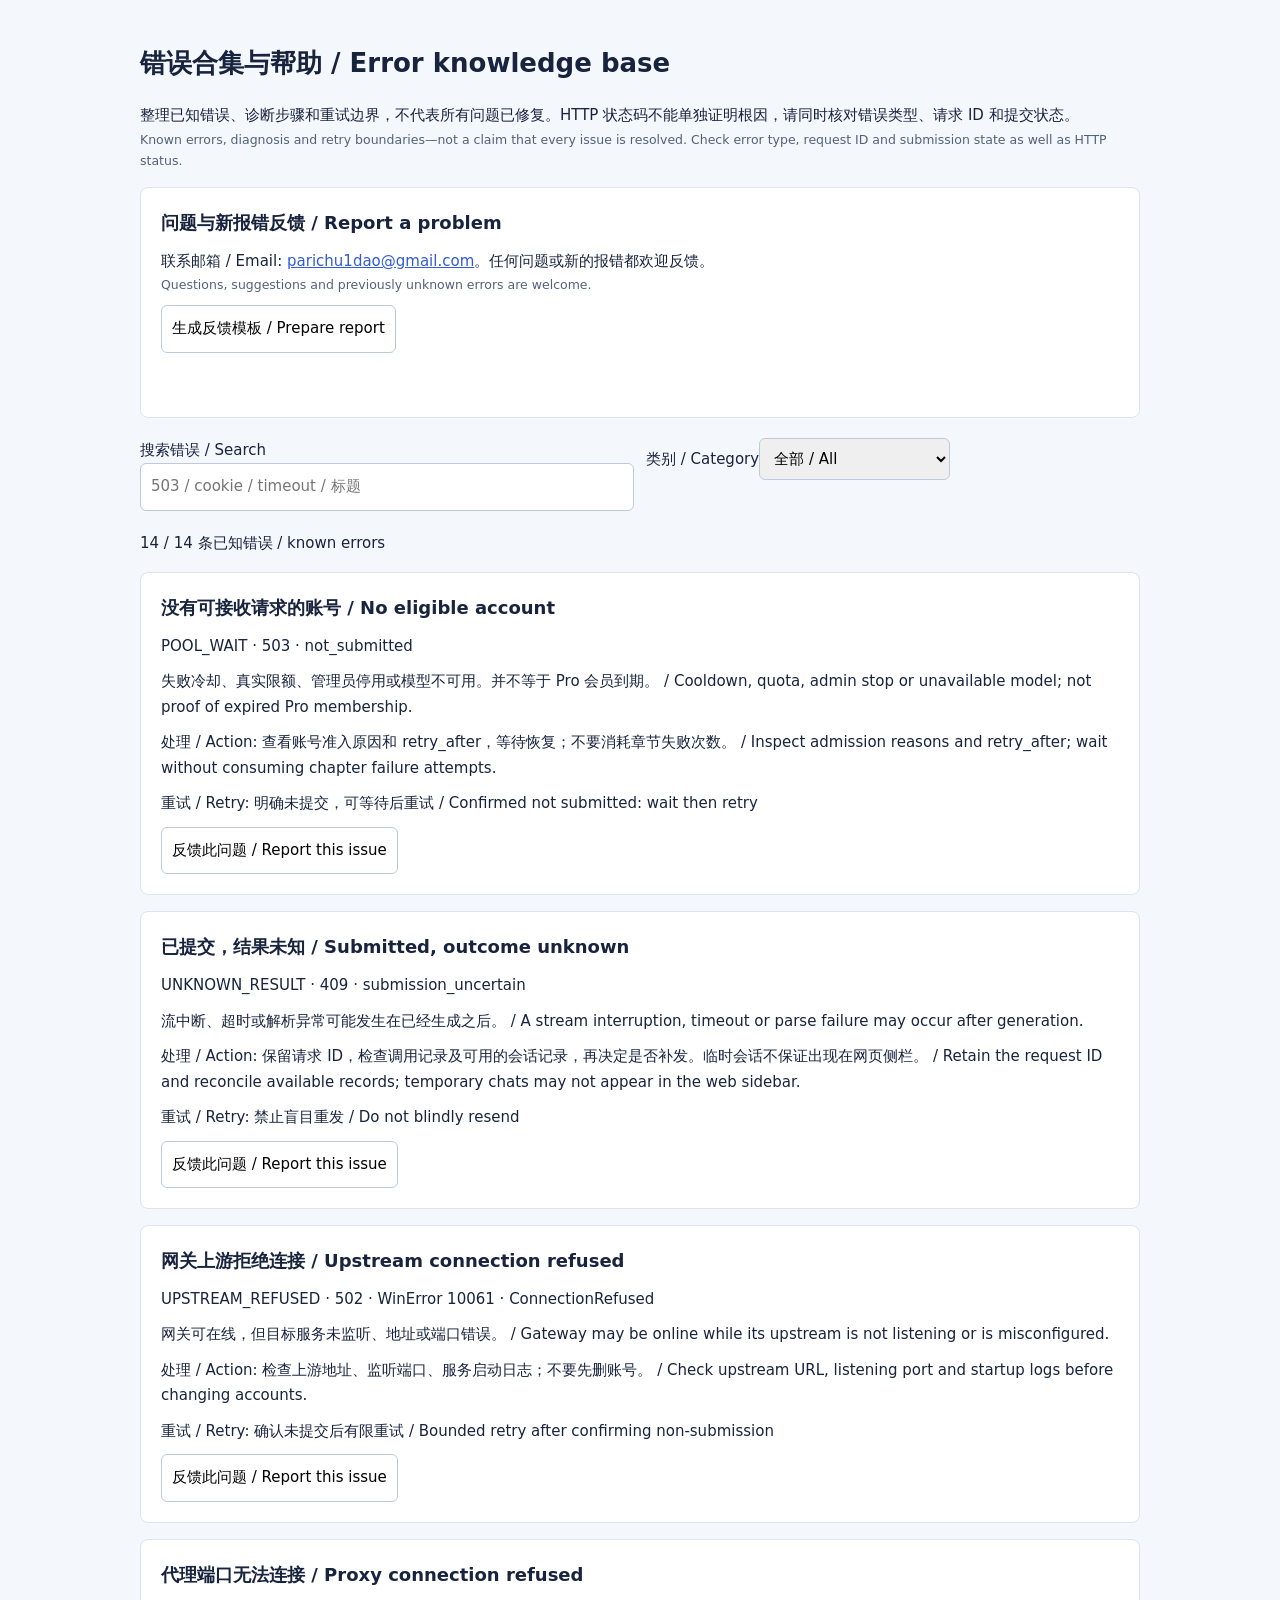
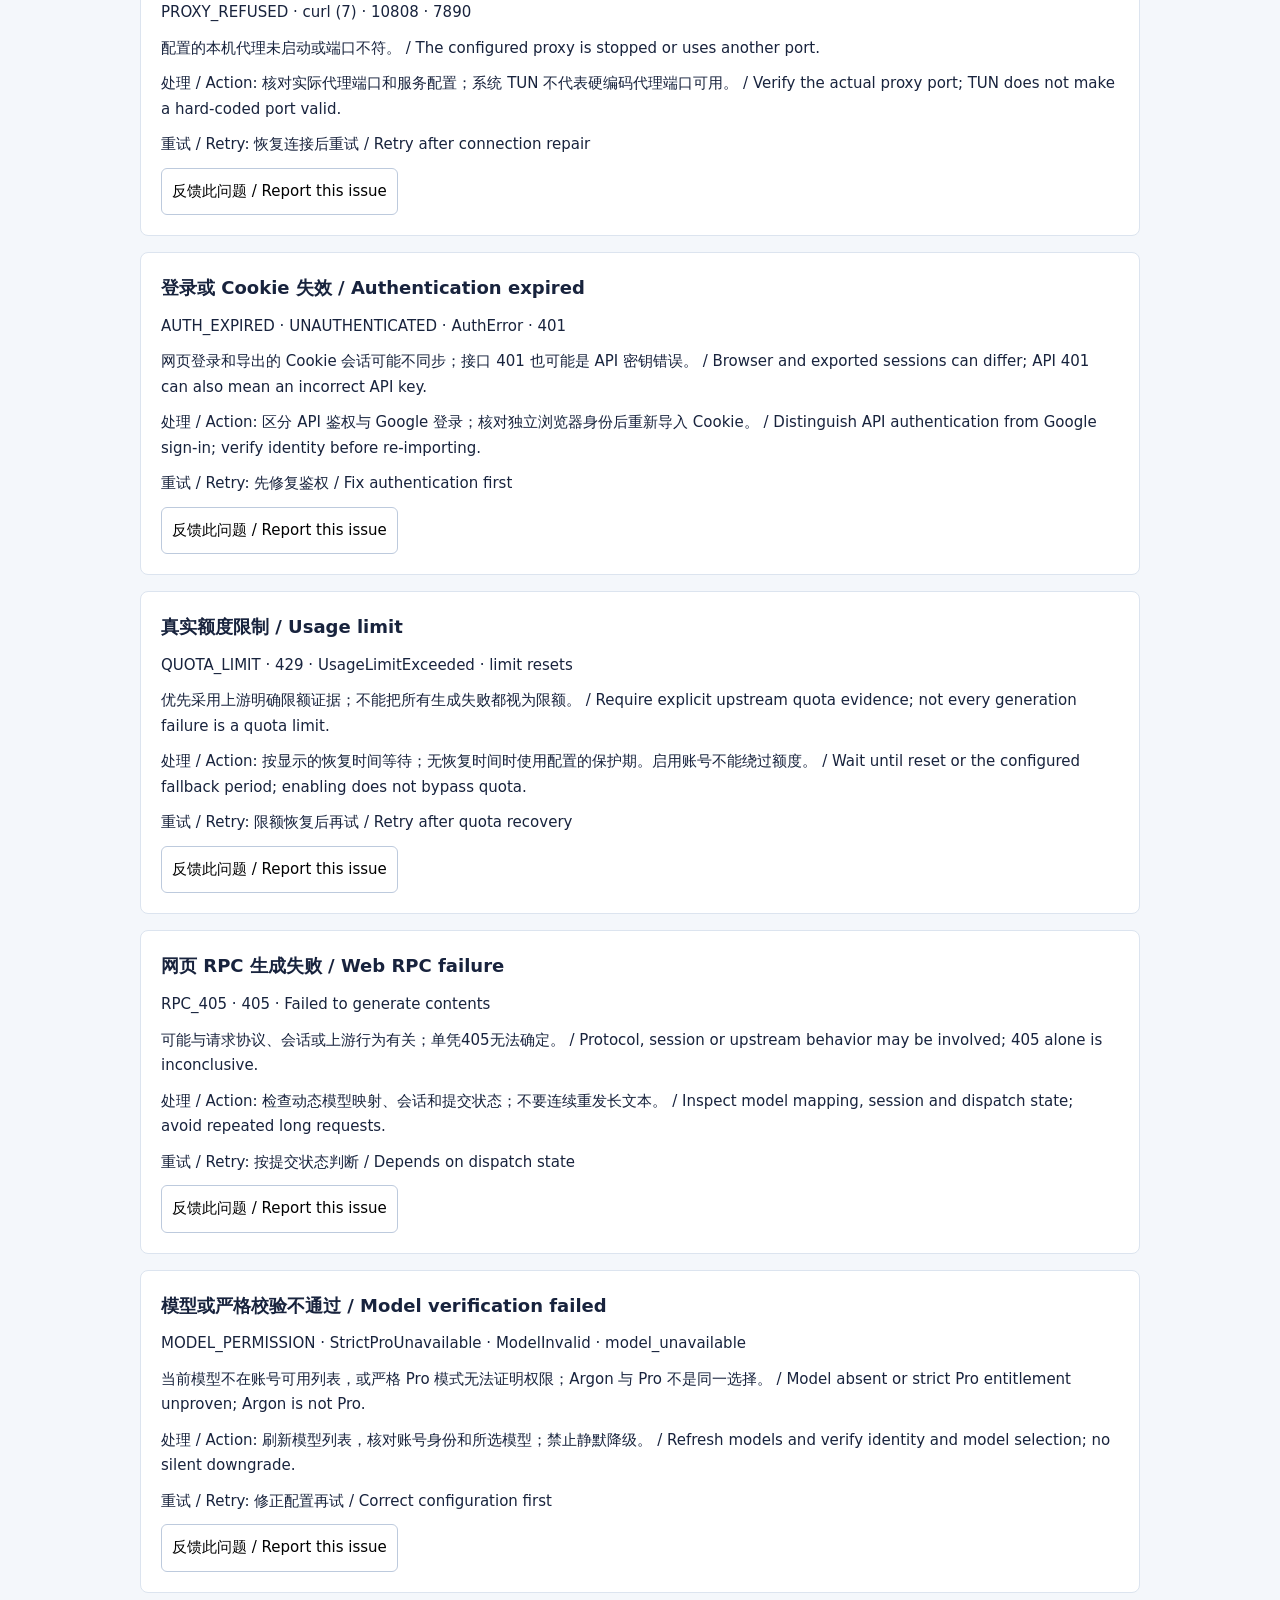
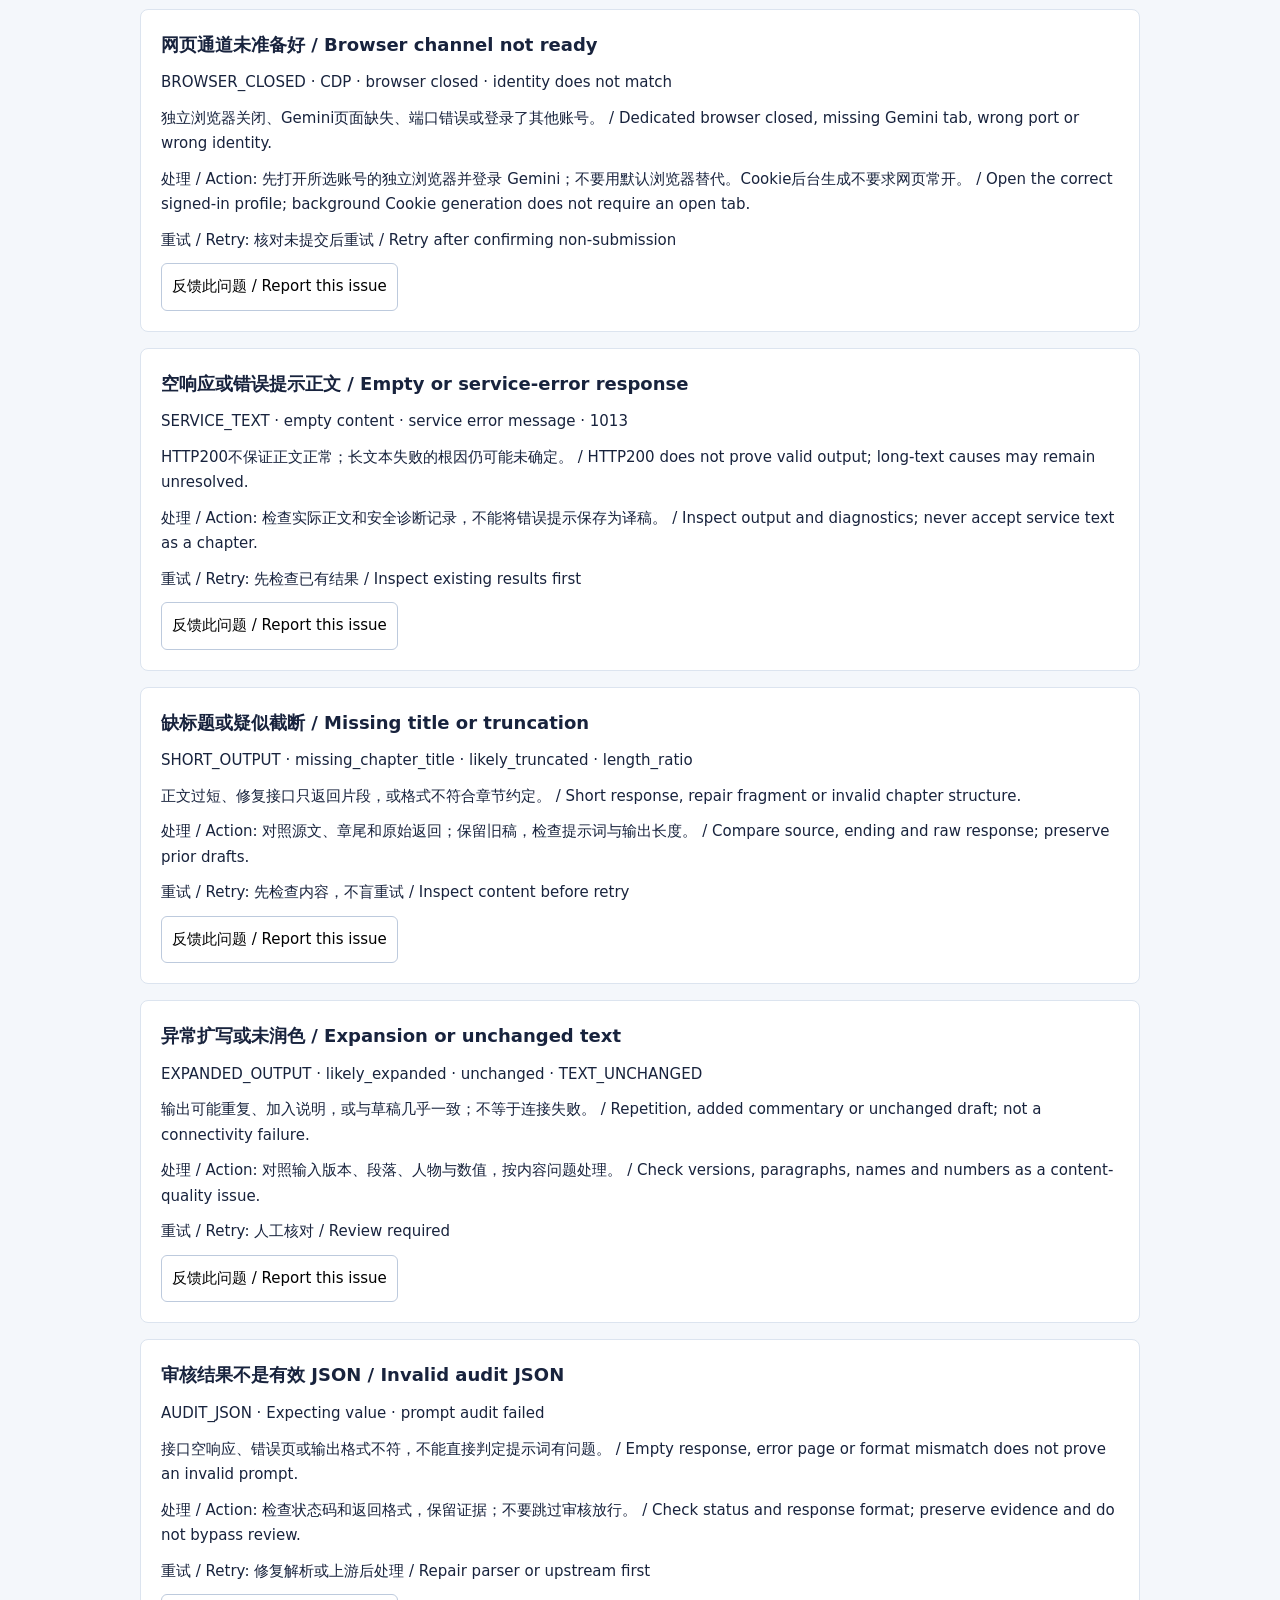
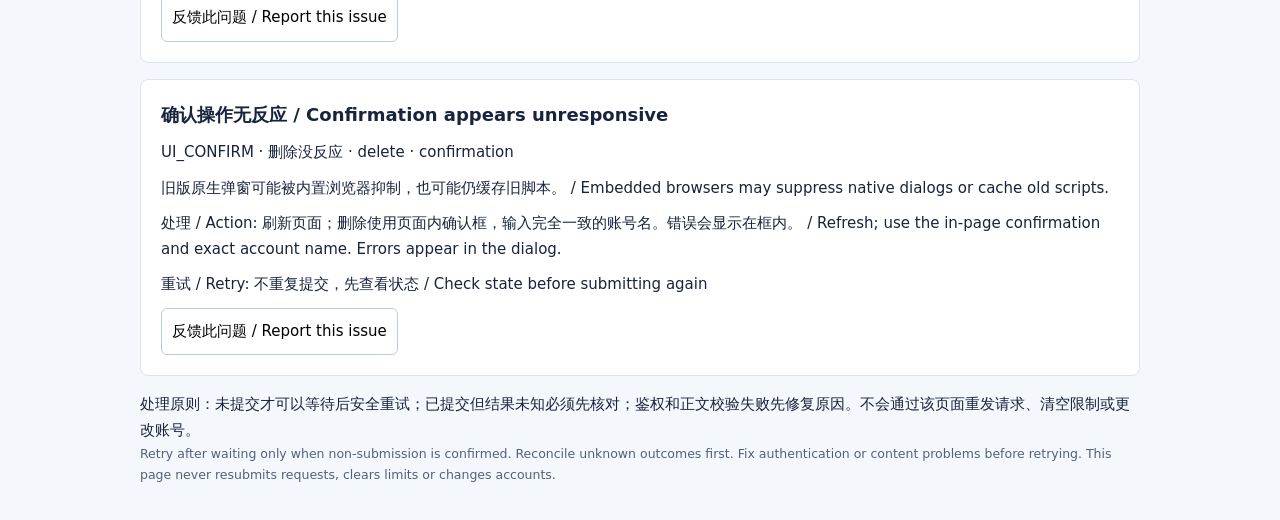
<file: web/help.html>
<!doctype html><html lang="zh-CN"><meta charset="utf-8"><meta name="viewport" content="width=device-width,initial-scale=1"><title>错误与帮助 / Errors & Help</title>
<style>body{margin:0;padding:24px;font:15px/1.7 system-ui,sans-serif;color:#18233d;background:#f4f7fb}main{max-width:1000px;margin:auto}h1{font-size:26px}h2{font-size:18px;margin:0 0 10px}a{color:#315bd7}input,button,select{font:inherit;padding:10px;border:1px solid #bdcadd;border-radius:6px;max-width:100%;box-sizing:border-box}input{width:100%}.tools{display:flex;gap:12px;flex-wrap:wrap;margin:20px 0}.tools label{flex:1;min-width:180px}article,.contact{padding:20px;margin:16px 0;background:white;border:1px solid #dce4ef;border-radius:8px}small{display:block;color:#52617a}summary{cursor:pointer;font-weight:600}p{margin:10px 0}code{overflow-wrap:anywhere}.tag{color:#52617a}button{cursor:pointer;background:#fff}#count,#feedbackStatus{min-height:24px}textarea{width:100%;min-height:190px;box-sizing:border-box;font:14px/1.6 monospace;padding:12px}a:focus-visible,button:focus-visible,input:focus-visible,select:focus-visible{outline:3px solid #315bd7;outline-offset:2px}[hidden]{display:none!important}</style>
<main><h1>错误合集与帮助 / Error knowledge base</h1>
<p>整理已知错误、诊断步骤和重试边界，不代表所有问题已修复。HTTP 状态码不能单独证明根因，请同时核对错误类型、请求 ID 和提交状态。<small>Known errors, diagnosis and retry boundaries—not a claim that every issue is resolved. Check error type, request ID and submission state as well as HTTP status.</small></p>
<div class="contact"><h2>问题与新报错反馈 / Report a problem</h2><p>联系邮箱 / Email: <a href="mailto:parichu1dao@gmail.com">parichu1dao@gmail.com</a>。任何问题或新的报错都欢迎反馈。<small>Questions, suggestions and previously unknown errors are welcome.</small></p><button id="feedback">生成反馈模板 / Prepare report</button><p id="feedbackStatus" role="status"></p><div id="report" hidden><label for="template">仅手动填写脱敏信息 / Add sanitized details only</label><textarea id="template" readonly></textarea><p><a id="mail">打开邮件客户端 / Open email app</a></p><p>不会自动发送邮件或上传日志。请勿发送 Cookie、密码、API 密钥、完整账号邮箱、浏览器档案或章节正文；发出前检查内容。没有邮件客户端时，可复制模板后使用网页邮箱。</p><small>No automatic sending or log uploads. Never include cookies, passwords, API keys, full account email addresses, browser profiles or chapter text. Review before sending. Copy the template into webmail if no mail application is configured.</small></div></div>
<div class="tools"><label>搜索错误 / Search<input id="search" type="search" placeholder="503 / cookie / timeout / 标题"></label><label>类别 / Category<select id="category"><option value="">全部 / All</option><option value="connection">连接 / Connection</option><option value="account">账号 / Account</option><option value="generation">生成 / Generation</option><option value="validation">内容校验 / Validation</option><option value="ui">界面 / UI</option></select></label></div><p id="count" role="status"></p><div id="errors"></div>
<p>处理原则：未提交才可以等待后安全重试；已提交但结果未知必须先核对；鉴权和正文校验失败先修复原因。不会通过该页面重发请求、清空限制或更改账号。<small>Retry after waiting only when non-submission is confirmed. Reconcile unknown outcomes first. Fix authentication or content problems before retrying. This page never resubmits requests, clears limits or changes accounts.</small></p></main>
<script>
const entries=[
['POOL_WAIT','account','503 · not_submitted','没有可接收请求的账号 / No eligible account','失败冷却、真实限额、管理员停用或模型不可用。并不等于 Pro 会员到期。 / Cooldown, quota, admin stop or unavailable model; not proof of expired Pro membership.','查看账号准入原因和 retry_after，等待恢复；不要消耗章节失败次数。 / Inspect admission reasons and retry_after; wait without consuming chapter failure attempts.','明确未提交，可等待后重试 / Confirmed not submitted: wait then retry'],
['UNKNOWN_RESULT','generation','409 · submission_uncertain','已提交，结果未知 / Submitted, outcome unknown','流中断、超时或解析异常可能发生在已经生成之后。 / A stream interruption, timeout or parse failure may occur after generation.','保留请求 ID，检查调用记录及可用的会话记录，再决定是否补发。临时会话不保证出现在网页侧栏。 / Retain the request ID and reconcile available records; temporary chats may not appear in the web sidebar.','禁止盲目重发 / Do not blindly resend'],
['UPSTREAM_REFUSED','connection','502 · WinError 10061 · ConnectionRefused','网关上游拒绝连接 / Upstream connection refused','网关可在线，但目标服务未监听、地址或端口错误。 / Gateway may be online while its upstream is not listening or is misconfigured.','检查上游地址、监听端口、服务启动日志；不要先删账号。 / Check upstream URL, listening port and startup logs before changing accounts.','确认未提交后有限重试 / Bounded retry after confirming non-submission'],
['PROXY_REFUSED','connection','curl (7) · 10808 · 7890','代理端口无法连接 / Proxy connection refused','配置的本机代理未启动或端口不符。 / The configured proxy is stopped or uses another port.','核对实际代理端口和服务配置；系统 TUN 不代表硬编码代理端口可用。 / Verify the actual proxy port; TUN does not make a hard-coded port valid.','恢复连接后重试 / Retry after connection repair'],
['AUTH_EXPIRED','account','UNAUTHENTICATED · AuthError · 401','登录或 Cookie 失效 / Authentication expired','网页登录和导出的 Cookie 会话可能不同步；接口 401 也可能是 API 密钥错误。 / Browser and exported sessions can differ; API 401 can also mean an incorrect API key.','区分 API 鉴权与 Google 登录；核对独立浏览器身份后重新导入 Cookie。 / Distinguish API authentication from Google sign-in; verify identity before re-importing.','先修复鉴权 / Fix authentication first'],
['QUOTA_LIMIT','account','429 · UsageLimitExceeded · limit resets','真实额度限制 / Usage limit','优先采用上游明确限额证据；不能把所有生成失败都视为限额。 / Require explicit upstream quota evidence; not every generation failure is a quota limit.','按显示的恢复时间等待；无恢复时间时使用配置的保护期。启用账号不能绕过额度。 / Wait until reset or the configured fallback period; enabling does not bypass quota.','限额恢复后再试 / Retry after quota recovery'],
['RPC_405','generation','405 · Failed to generate contents','网页 RPC 生成失败 / Web RPC failure','可能与请求协议、会话或上游行为有关；单凭405无法确定。 / Protocol, session or upstream behavior may be involved; 405 alone is inconclusive.','检查动态模型映射、会话和提交状态；不要连续重发长文本。 / Inspect model mapping, session and dispatch state; avoid repeated long requests.','按提交状态判断 / Depends on dispatch state'],
['MODEL_PERMISSION','account','StrictProUnavailable · ModelInvalid · model_unavailable','模型或严格校验不通过 / Model verification failed','当前模型不在账号可用列表，或严格 Pro 模式无法证明权限；Argon 与 Pro 不是同一选择。 / Model absent or strict Pro entitlement unproven; Argon is not Pro.','刷新模型列表，核对账号身份和所选模型；禁止静默降级。 / Refresh models and verify identity and model selection; no silent downgrade.','修正配置再试 / Correct configuration first'],
['BROWSER_CLOSED','connection','CDP · browser closed · identity does not match','网页通道未准备好 / Browser channel not ready','独立浏览器关闭、Gemini页面缺失、端口错误或登录了其他账号。 / Dedicated browser closed, missing Gemini tab, wrong port or wrong identity.','先打开所选账号的独立浏览器并登录 Gemini；不要用默认浏览器替代。Cookie后台生成不要求网页常开。 / Open the correct signed-in profile; background Cookie generation does not require an open tab.','核对未提交后重试 / Retry after confirming non-submission'],
['SERVICE_TEXT','generation','empty content · service error message · 1013','空响应或错误提示正文 / Empty or service-error response','HTTP200不保证正文正常；长文本失败的根因仍可能未确定。 / HTTP200 does not prove valid output; long-text causes may remain unresolved.','检查实际正文和安全诊断记录，不能将错误提示保存为译稿。 / Inspect output and diagnostics; never accept service text as a chapter.','先检查已有结果 / Inspect existing results first'],
['SHORT_OUTPUT','validation','missing_chapter_title · likely_truncated · length_ratio','缺标题或疑似截断 / Missing title or truncation','正文过短、修复接口只返回片段，或格式不符合章节约定。 / Short response, repair fragment or invalid chapter structure.','对照源文、章尾和原始返回；保留旧稿，检查提示词与输出长度。 / Compare source, ending and raw response; preserve prior drafts.','先检查内容，不盲重试 / Inspect content before retry'],
['EXPANDED_OUTPUT','validation','likely_expanded · unchanged · TEXT_UNCHANGED','异常扩写或未润色 / Expansion or unchanged text','输出可能重复、加入说明，或与草稿几乎一致；不等于连接失败。 / Repetition, added commentary or unchanged draft; not a connectivity failure.','对照输入版本、段落、人物与数值，按内容问题处理。 / Check versions, paragraphs, names and numbers as a content-quality issue.','人工核对 / Review required'],
['AUDIT_JSON','validation','Expecting value · prompt audit failed','审核结果不是有效 JSON / Invalid audit JSON','接口空响应、错误页或输出格式不符，不能直接判定提示词有问题。 / Empty response, error page or format mismatch does not prove an invalid prompt.','检查状态码和返回格式，保留证据；不要跳过审核放行。 / Check status and response format; preserve evidence and do not bypass review.','修复解析或上游后处理 / Repair parser or upstream first'],
['UI_CONFIRM','ui','删除没反应 · delete · confirmation','确认操作无反应 / Confirmation appears unresponsive','旧版原生弹窗可能被内置浏览器抑制，也可能仍缓存旧脚本。 / Embedded browsers may suppress native dialogs or cache old scripts.','刷新页面；删除使用页面内确认框，输入完全一致的账号名。错误会显示在框内。 / Refresh; use the in-page confirmation and exact account name. Errors appear in the dialog.','不重复提交，先查看状态 / Check state before submitting again']
];
const $=id=>document.getElementById(id);
function render(){const q=$('search').value.trim().toLowerCase(),cat=$('category').value;const selected=entries.filter(e=>(!cat||cat===e[1])&&e.join(' ').toLowerCase().includes(q));$('count').textContent=selected.length+' / '+entries.length+' 条已知错误 / known errors';$('errors').replaceChildren(...selected.map(e=>{const a=document.createElement('article');const h=document.createElement('h2');h.textContent=e[3];a.append(h);for(const text of [e[0]+' · '+e[2],e[4],'处理 / Action: '+e[5],'重试 / Retry: '+e[6]]){const p=document.createElement('p');p.textContent=text;a.append(p)}const b=document.createElement('button');b.textContent='反馈此问题 / Report this issue';b.onclick=()=>report(e[0]);a.append(b);return a}));}
function report(code='UNKNOWN'){const body='Gemini WebAPI Console feedback\nError category: '+code+'\nTime + timezone: \nVersion: \nTransport / model: \nRequest ID (optional): \nSanitized error: \nSteps to reproduce: \nExpected / actual result: \n\nDo not include cookies, credentials, account emails or chapter text.\n';$('template').value=body;$('mail').href='mailto:parichu1dao@gmail.com?subject='+encodeURIComponent('[Gemini Console] '+code)+'&body='+encodeURIComponent(body);$('report').hidden=false;$('feedbackStatus').textContent='模板已生成；尚未发送 / Template prepared; nothing sent';$('report').scrollIntoView({block:'nearest'});}
$('search').oninput=render;$('category').onchange=render;$('feedback').onclick=()=>report();render();
</script></html>
</file>
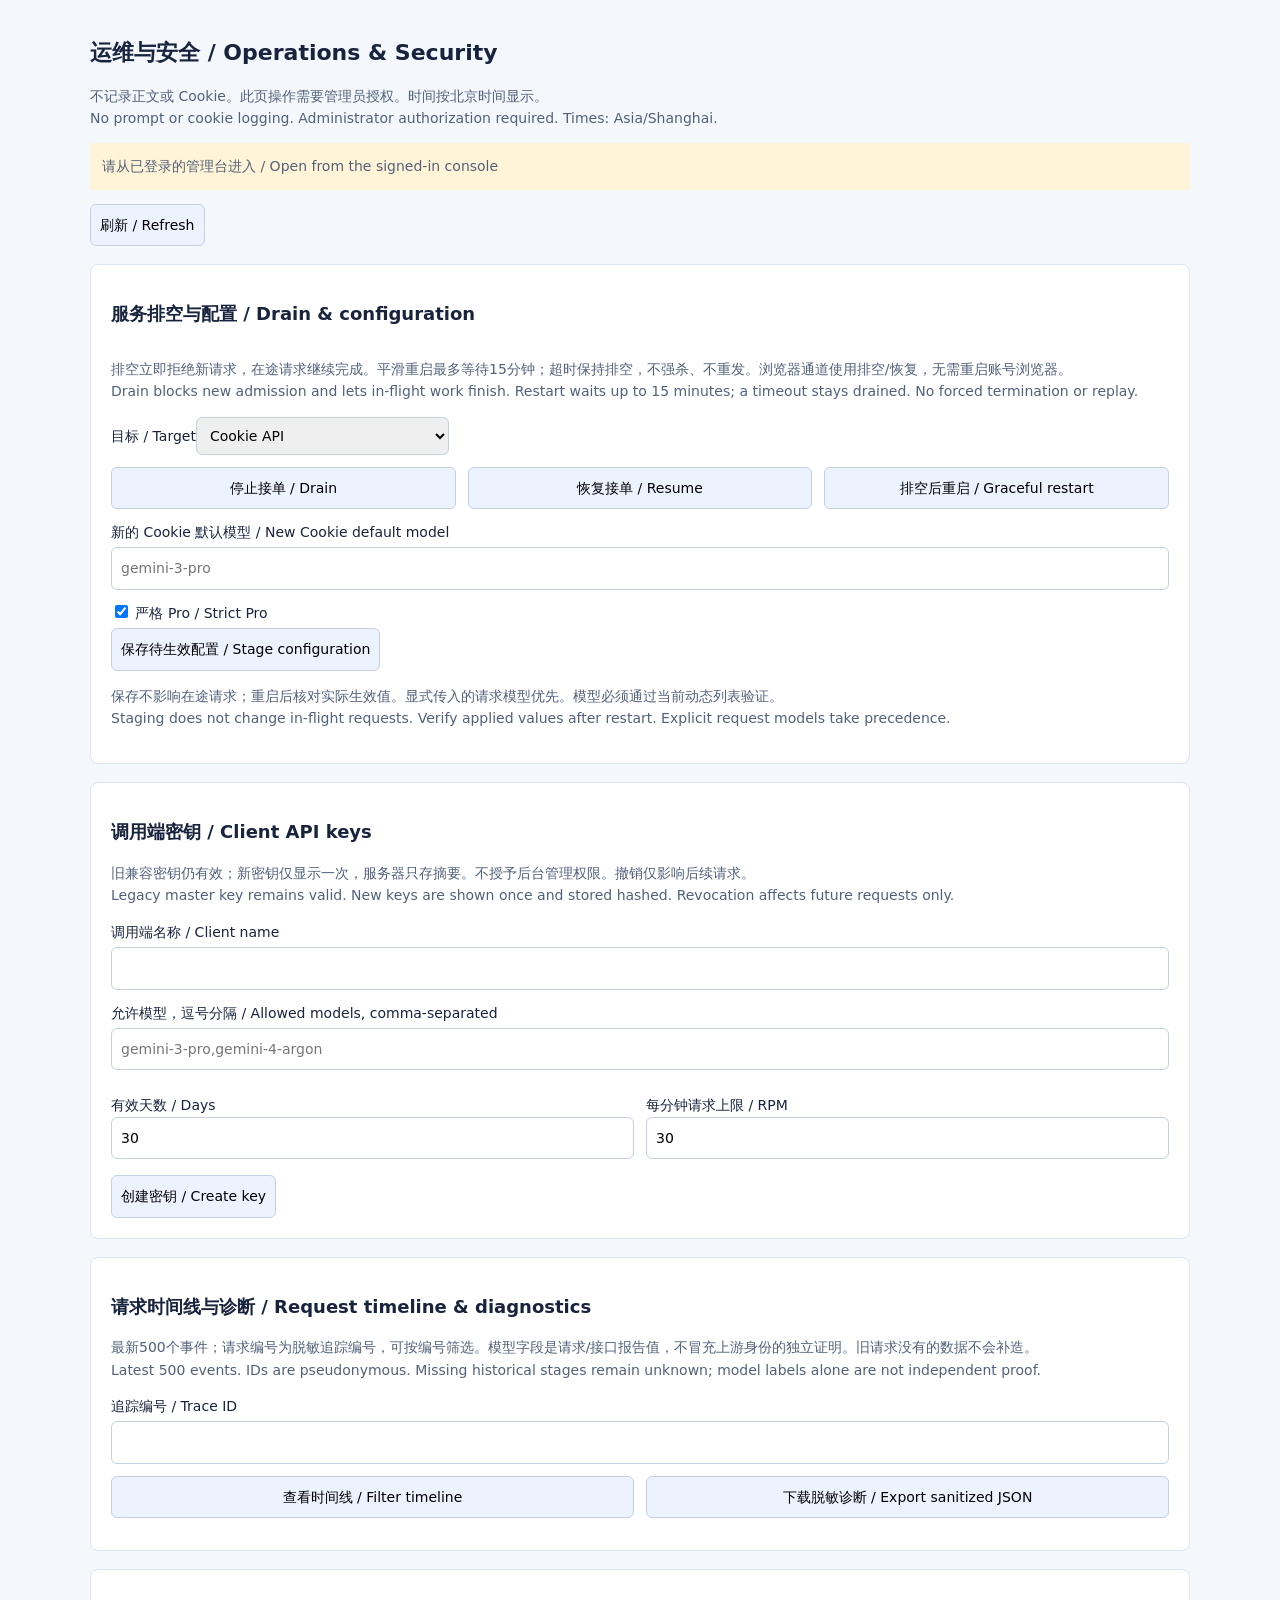
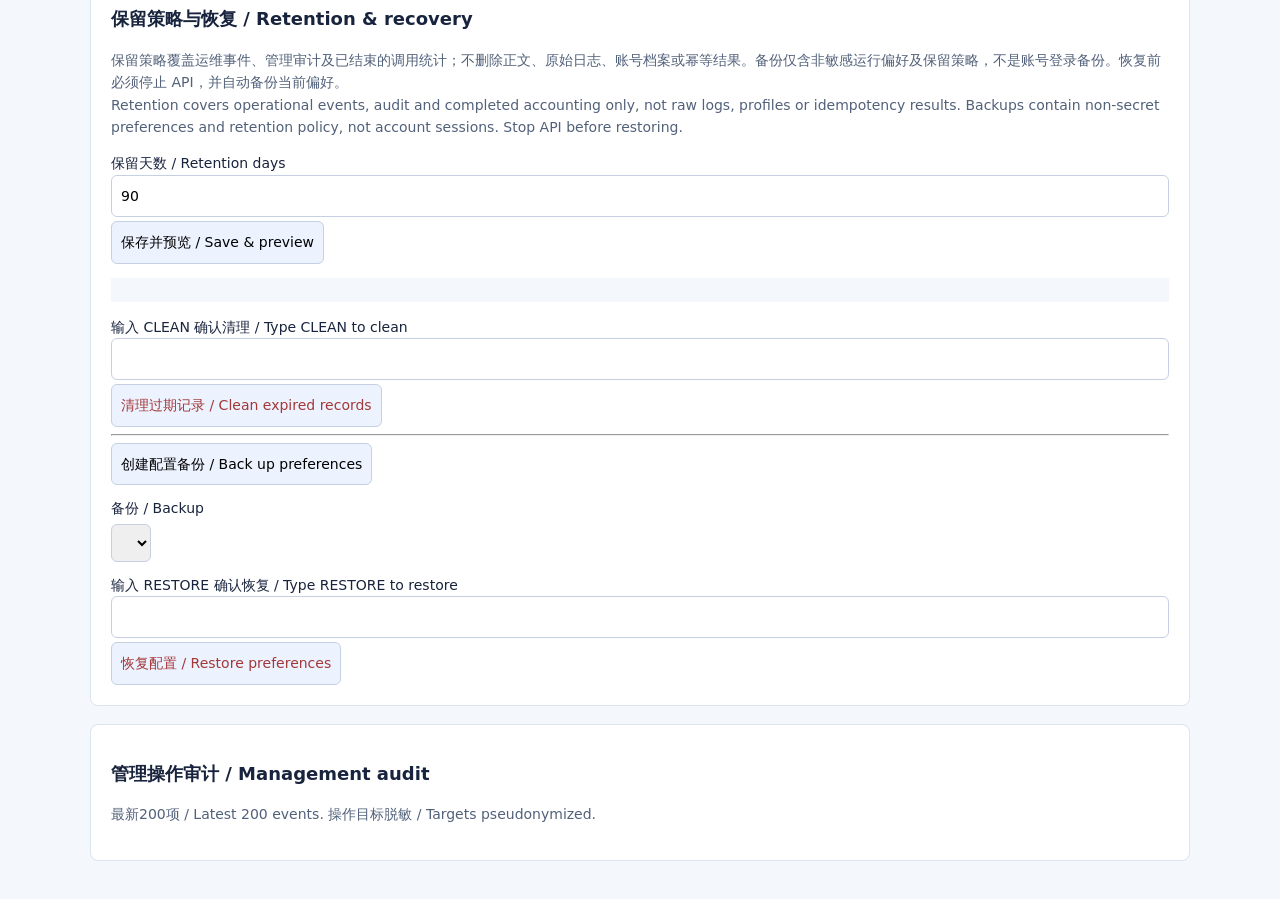
<file: web/operations.html>
<!doctype html><html lang="zh-CN"><meta charset="utf-8"><meta name="viewport" content="width=device-width,initial-scale=1"><title>运维与安全 / Operations</title>
<style>body{margin:0;padding:20px;font:14px/1.6 system-ui,sans-serif;color:#18233d;background:#f4f7fb}main{max-width:1100px;margin:auto}section{background:white;border:1px solid #dce4ef;border-radius:8px;padding:20px;margin:18px 0}h1{font-size:22px}h2{font-size:18px}button,input,select{font:inherit;padding:9px;border:1px solid #c5d0e2;border-radius:6px;max-width:100%;box-sizing:border-box}button{cursor:pointer;background:#edf2ff}button:disabled{opacity:.5;cursor:wait}label{display:block;margin:12px 0 4px}input{width:100%}.row{display:flex;flex-wrap:wrap;gap:12px;margin:12px 0}.row>*{flex:1;min-width:130px}.scroll{overflow:auto}table{border-collapse:collapse;width:100%;font-size:13px}th,td{padding:8px;text-align:left;border-bottom:1px solid #dce4ef}pre{white-space:pre-wrap;overflow-wrap:anywhere;background:#f4f7fb;padding:12px}small,p{color:#52617a}#notice{position:sticky;top:0;background:#fff4d7;padding:12px;z-index:2;white-space:pre-wrap}[hidden]{display:none!important}:focus-visible{outline:3px solid #315bd7}a{color:#315bd7}.danger{color:#a23838}</style>
<main><h1>运维与安全 / Operations & Security</h1><p>不记录正文或 Cookie。此页操作需要管理员授权。时间按北京时间显示。<br>No prompt or cookie logging. Administrator authorization required. Times: Asia/Shanghai.</p><p id="notice" role="status">加载中 / Loading…</p><button id="refresh">刷新 / Refresh</button>
<section><h2>服务排空与配置 / Drain & configuration</h2><p id="serviceStatus" role="status"></p><div id="service" class="scroll"></div><p>排空立即拒绝新请求，在途请求继续完成。平滑重启最多等待15分钟；超时保持排空，不强杀、不重发。浏览器通道使用排空/恢复，无需重启账号浏览器。<br>Drain blocks new admission and lets in-flight work finish. Restart waits up to 15 minutes; a timeout stays drained. No forced termination or replay.</p>
<label>目标 / Target<select id="target"><option value="cookie">Cookie API</option><option value="browser">Browser / Managed entrypoint</option></select></label><div class="row"><button id="drain">停止接单 / Drain</button><button id="resume">恢复接单 / Resume</button><button id="restart">排空后重启 / Graceful restart</button></div>
<label for="model">新的 Cookie 默认模型 / New Cookie default model</label><input id="model" placeholder="gemini-3-pro"><label><input id="strict" type="checkbox" style="width:auto" checked> 严格 Pro / Strict Pro</label><button id="stage">保存待生效配置 / Stage configuration</button><p>保存不影响在途请求；重启后核对实际生效值。显式传入的请求模型优先。模型必须通过当前动态列表验证。<br>Staging does not change in-flight requests. Verify applied values after restart. Explicit request models take precedence.</p></section>
<section><h2>调用端密钥 / Client API keys</h2><p>旧兼容密钥仍有效；新密钥仅显示一次，服务器只存摘要。不授予后台管理权限。撤销仅影响后续请求。<br>Legacy master key remains valid. New keys are shown once and stored hashed. Revocation affects future requests only.</p>
<label for="name">调用端名称 / Client name</label><input id="name" maxlength="80"><label for="models">允许模型，逗号分隔 / Allowed models, comma-separated</label><input id="models" placeholder="gemini-3-pro,gemini-4-argon"><div class="row"><label>有效天数 / Days<input id="days" type="number" value="30" min="1" max="365"></label><label>每分钟请求上限 / RPM<input id="rpm" type="number" value="30" min="1" max="600"></label></div><button id="create">创建密钥 / Create key</button><pre id="newKey" hidden></pre><button id="hideKey" hidden>清除本页密钥显示 / Hide secret</button><div id="keys" class="scroll"></div></section>
<section><h2>请求时间线与诊断 / Request timeline & diagnostics</h2><p>最新500个事件；请求编号为脱敏追踪编号，可按编号筛选。模型字段是请求/接口报告值，不冒充上游身份的独立证明。旧请求没有的数据不会补造。<br>Latest 500 events. IDs are pseudonymous. Missing historical stages remain unknown; model labels alone are not independent proof.</p><label for="rid">追踪编号 / Trace ID</label><input id="rid"><div class="row"><button id="filter">查看时间线 / Filter timeline</button><button id="export">下载脱敏诊断 / Export sanitized JSON</button></div><div id="events" class="scroll"></div></section>
<section><h2>保留策略与恢复 / Retention & recovery</h2><p>保留策略覆盖运维事件、管理审计及已结束的调用统计；不删除正文、原始日志、账号档案或幂等结果。备份仅含非敏感运行偏好及保留策略，不是账号登录备份。恢复前必须停止 API，并自动备份当前偏好。<br>Retention covers operational events, audit and completed accounting only, not raw logs, profiles or idempotency results. Backups contain non-secret preferences and retention policy, not account sessions. Stop API before restoring.</p><label>保留天数 / Retention days<input id="retention" type="number" value="90" min="7" max="3650"></label><button id="saveRetention">保存并预览 / Save & preview</button><pre id="cleanup"></pre><label>输入 CLEAN 确认清理 / Type CLEAN to clean<input id="cleanConfirm" autocomplete="off"></label><button id="clean" class="danger">清理过期记录 / Clean expired records</button><hr><button id="backup">创建配置备份 / Back up preferences</button><label for="backupName">备份 / Backup</label><select id="backupName"></select><label>输入 RESTORE 确认恢复 / Type RESTORE to restore<input id="restoreConfirm" autocomplete="off"></label><button id="restore" class="danger">恢复配置 / Restore preferences</button></section>
<section><h2>管理操作审计 / Management audit</h2><p>最新200项 / Latest 200 events. 操作目标脱敏 / Targets pseudonymized.</p><div id="audit" class="scroll"></div></section></main>
<script>
const $=id=>document.getElementById(id);let state,diagnostic;
async function api(path,body){if(parent===window||!parent.consoleOperationsApi)throw Error('请从已登录的管理台进入 / Open from the signed-in console');return parent.consoleOperationsApi(path,body)}
function table(id,cols,rows){const root=$(id);root.replaceChildren();if(!rows.length){root.textContent='暂无记录 / No records';return}const t=document.createElement('table'),head=document.createElement('tr');for(const col of cols){const th=document.createElement('th');th.textContent=col;head.append(th)}t.append(head);for(const row of rows){const tr=document.createElement('tr');for(const v of row){const td=document.createElement('td');if(v instanceof Node)td.append(v);else td.textContent=v??'—';tr.append(td)}t.append(tr)}root.append(t)}
const dt=x=>new Date(x*1000).toLocaleString('en-GB',{timeZone:'Asia/Shanghai',hour12:false});
async function run(fn){const buttons=[...document.querySelectorAll('button')].map(b=>[b,b.disabled]);buttons.forEach(([b])=>b.disabled=true);$('notice').textContent='处理中 / Working…';try{await fn();$('notice').textContent='请求已处理，请查看下方状态 / Request processed; check the status below'}catch(e){$('notice').textContent=e.message}finally{buttons.forEach(([b,disabled])=>b.disabled=disabled)}}
async function timeline(){diagnostic=await api('diagnostics'+($('rid').value?'?request_id='+encodeURIComponent($('rid').value.trim()):''));table('events',['时间 / Time','Trace ID','Stage','Model','Details'],[...diagnostic.events].reverse().map(e=>[dt(e.stamp),e.request_id,e.stage,e.model,JSON.stringify(e.details)]))}
function serviceView(s){const g=s.cookie;$('serviceStatus').textContent=!s.cookie_supported?'Cookie 服务离线或需要升级 / Offline or upgrade required':g.restarting?'正在排空并准备重启 / Draining for restart':g.draining?'已停止接收新请求 / Admission paused':'正常接收请求 / Accepting requests';table('service',['项目 / Item','已保存 / Saved','实际生效 / Applied'],[['默认模型 / Default model',s.saved.model,s.applied?.model??'未知 / Unknown'],['严格 Pro / Strict Pro',String(s.saved.strict_pro),s.applied?String(s.applied.strict_pro):'未知 / Unknown'],['端口 / Port',s.saved.port,s.applied?.port],['Cookie 在途 / In flight','—',g?.active],['浏览器在途 / Browser in flight','—',s.browser.active],['配置状态 / Configuration','—',s.pending===null?'无法确认 / Unverified':s.pending?'待重启生效 / Pending restart':'已生效 / Applied']])}
async function refresh(){state=await api('state');serviceView(state);if(!$('model').value){$('model').value=state.saved.model;$('strict').checked=state.saved.strict_pro}$('retention').value=state.retention.days;$('cleanup').textContent=JSON.stringify(state.retention,null,2);table('keys',['Client','Prefix','Models','Expires','RPM','Action'],state.keys.map(k=>{const b=document.createElement('button');b.textContent=k.revoked?'已撤销 / Revoked':'撤销 / Revoke';b.disabled=!!k.revoked;b.onclick=()=>run(async()=>{await api('keys/revoke',{id:k.id});await refresh()});return[k.name,k.prefix+'…',k.models.join(', '),dt(k.expires),k.rpm,b]}));$('backupName').replaceChildren(...state.backups.map(b=>{const o=document.createElement('option');o.value=o.textContent=b.name;return o}));table('audit',['Time','Action','Target','Result'],state.audit.map(a=>[dt(a.stamp),a.action,a.target,a.result]));await timeline()}
$('refresh').onclick=()=>run(refresh);$('filter').onclick=()=>run(timeline);
for(const action of ['drain','resume','restart'])$(action).onclick=()=>run(async()=>{await api(action,{target:$('target').value});await refresh()});
$('stage').onclick=()=>run(async()=>{await api('stage-config',{model:$('model').value.trim(),strict_pro:$('strict').checked});await refresh()});
$('create').onclick=()=>run(async()=>{const r=await api('keys/create',{name:$('name').value,models:$('models').value.split(',').map(s=>s.trim()).filter(Boolean),days:Number($('days').value),rpm:Number($('rpm').value)});$('newKey').hidden=$('hideKey').hidden=false;$('newKey').textContent=r.key;await refresh()});$('hideKey').onclick=()=>{$('newKey').textContent='';$('newKey').hidden=$('hideKey').hidden=true};
$('export').onclick=()=>run(async()=>{await timeline();const url=URL.createObjectURL(new Blob([JSON.stringify(diagnostic,null,2)],{type:'application/json'}));const a=document.createElement('a');a.href=url;a.download='gemini-diagnostics.json';a.click();setTimeout(()=>URL.revokeObjectURL(url),1000)});
for(const [id,execute]of[['saveRetention',false],['clean',true]])$(id).onclick=()=>run(async()=>{const r=await api('retention',{days:Number($('retention').value),execute,confirmation:$('cleanConfirm').value});await refresh();$('cleanup').textContent=JSON.stringify(r,null,2);$('cleanConfirm').value=''});
$('backup').onclick=()=>run(async()=>{await api('backup',{});await refresh()});$('restore').onclick=()=>run(async()=>{await api('restore',{name:$('backupName').value,confirmation:$('restoreConfirm').value});$('restoreConfirm').value='';await refresh()});run(refresh);
setInterval(()=>{if(document.visibilityState==='visible'&&window.frameElement&&!window.frameElement.parentElement.hidden)api('state').then(serviceView).catch(()=>{$('serviceStatus').textContent='状态暂不可确认，请刷新 / State unavailable; refresh to retry'})},5000);
</script></html>
</file>
